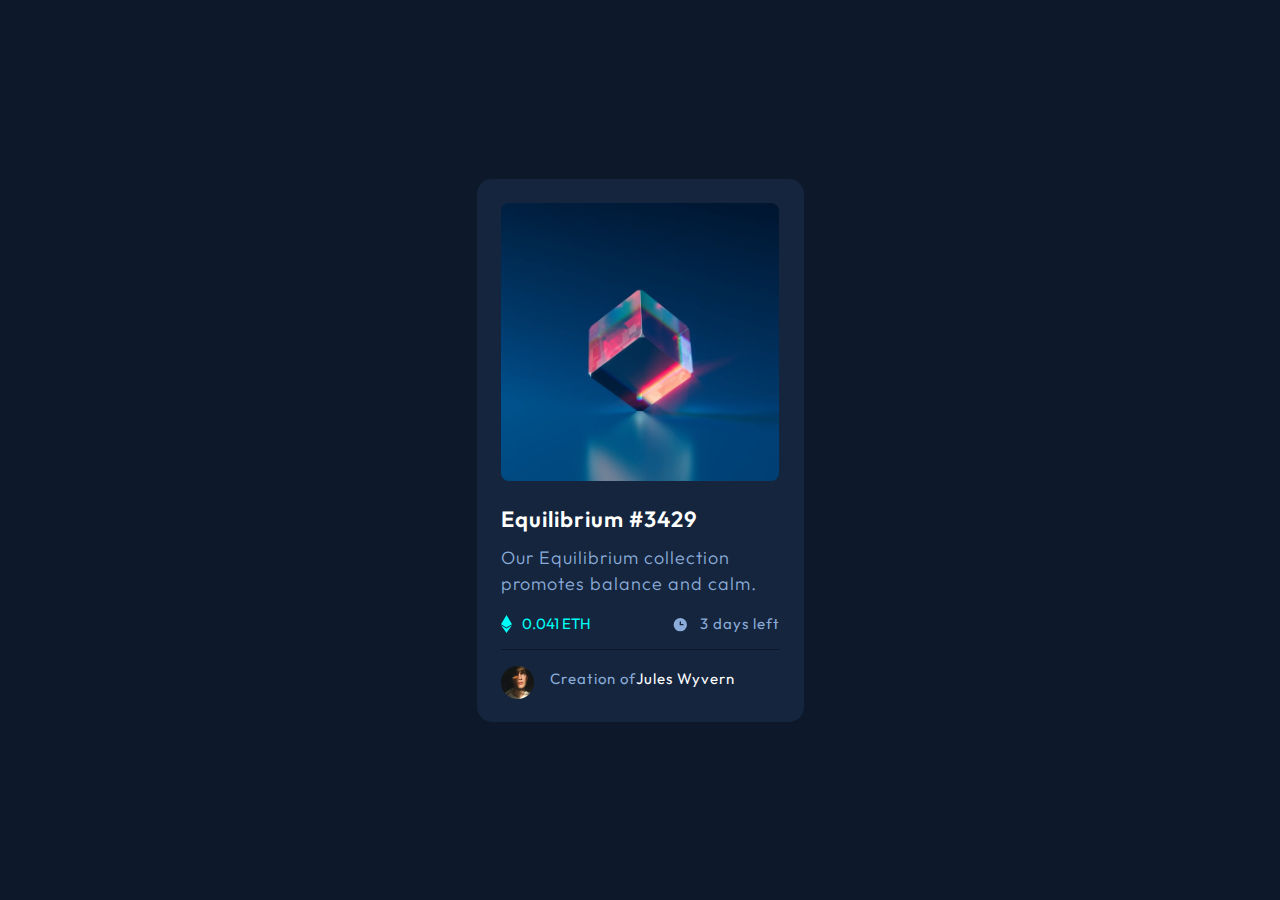
<file: NFT-card/index.html>
<!DOCTYPE html>
<html lang="en">
<head>
    <meta charset="UTF-8">
    <meta http-equiv="X-UA-Compatible" content="IE=edge">
    <meta name="viewport" content="width=device-width, initial-scale=1.0">
    <link rel="icon" href="./images/favicon-32x32.png">
    <linK rel="stylesheet" href="./styles/main.css">
    <title>NFT card</title>
</head>
<body>
    <div class="card">
        <img src="./images/image-equilibrium.jpg" alt="NFT image">
        <h3>Equilibrium #3429</h3>
        <p class="text-soft">Our Equilibrium collection promotes balance and calm.</p>
        <div class="middle-container">
            <div>
                <svg width="11" height="18" xmlns="http://www.w3.org/2000/svg"><path d="M11 10.216 5.5 18 0 10.216l5.5 3.263 5.5-3.262ZM5.5 0l5.496 9.169L5.5 12.43 0 9.17 5.5 0Z" fill="#00FFF8"/></svg>
                <span class="currency">0.041 ETH</span>
            </div>
            <div>
                <svg width="17" height="17" xmlns="http://www.w3.org/2000/svg"><path d="M8.305 2.007a6.667 6.667 0 1 0 0 13.334 6.667 6.667 0 0 0 0-13.334Zm2.667 7.334H8.305a.667.667 0 0 1-.667-.667V6.007a.667.667 0 0 1 1.334 0v2h2a.667.667 0 0 1 0 1.334Z" fill="#8BACD9"/></svg>
                <span class="text-soft">3 days left</span>
            </div>
        </div>
        <div class="bottom-container">
            <img src="./images/image-avatar.png" alt="Photo of the author">
            <p class="text-soft">Creation of<span class="active">Jules Wyvern</span></p>
        </div>
    </div>
</body>
</html>
</file>
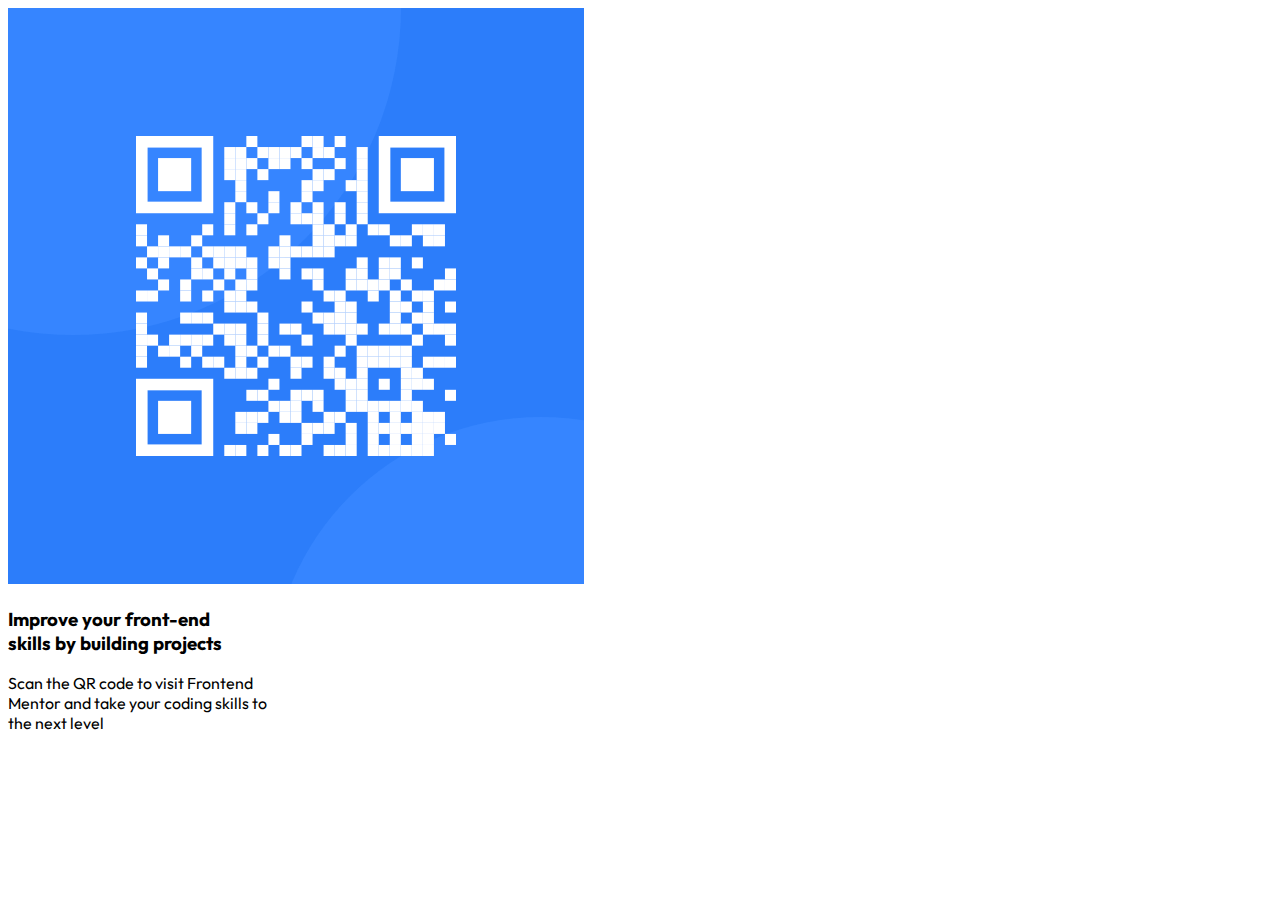
<file: QR-code/index.html>
<!DOCTYPE html>
<html lang="en">
<head>
    <meta charset="UTF-8">
    <meta http-equiv="X-UA-Compatible" content="IE=edge">
    <meta name="viewport" content="width=device-width, initial-scale=1.0">
    <link href="./styles/styles.css" rel="stylesheet">
    <link rel="icon" href="./images/favicon-32x32.png">
    <title>QR code</title>
</head>
<body>
    <div class="container">
        <img src="./images/image-qr-code.png" alt="QR code">
        <h3>Improve your front-end <br> skills by building projects</h3>
        <p>Scan the QR code to visit Frontend <br> Mentor and take your coding skills to <br> the next level</p>
    </div>
</body>
</html>
</file>
<file: NFT-card/styles/main.css>
/*
==========================
Font Family
==========================
*/
@font-face {
    font-family: "Outfit";
    src: url("../fonts/Outfit-VariableFont_wght.ttf");
}


/*
=========================
Reset css
=========================
*/

*,
*::after,
*::before {
    box-sizing: border-box;
    font-family: "Outfit", sans-serif;
}


html {
    font-size: 16px;
}



/*
=========================
Default(Mobile workflow) css
=========================
*/

.text-soft {
    color: rgba(139, 172, 217, 1);
    font-weight: 300;
    letter-spacing: 1px;
}

body {
    height: 100vh;
    background-color: hsl(217, 54%, 11%);
    display: flex;
    justify-content: center;
    align-items: center;
    margin: 0;
}

.card {
    width: 327px;
    height: 543px;
    padding: 24px;
    background-color: hsl(216, 50%, 16%);
    border-radius: 15px;
}

.card img {
    display: block;
    width: 278px;
    height: 278px;
    border-radius: 8px;
}

.card h3 {
    font-size: 1.375rem;
    color: rgba(255, 255, 255, 1);
    margin: 24px 1px 0 0;
    font-weight: 600;
    letter-spacing: 1px;
}

.card p {
    font-size: 1.125rem;
    line-height: 1.625rem;
    margin: 12px 1px 16px 0;
    
}

.middle-container {
    display: flex;
    justify-content: space-between;
    border-bottom: 1px solid hsl(217, 54%, 11%);
    padding-bottom: 16px;
    margin-bottom: 16px;
}

.middle-container span {
    font-size: 15px;
    font-weight: 400;
}

.middle-container svg {
    margin-right: 7.7px;
    vertical-align: sub;
}

.currency {
    color: hsl(178, 100%, 50%);
}


.bottom-container img {
    width: 33px;
    height: 33px;
    float: left;
    margin-right: 16px;
}

.bottom-container p {
    vertical-align: sub;
    font-size: 15px;
    font-weight: 400;
}
.bottom-container span {
    color: rgba(255, 255, 255, 1);
}
</file>
<file: QR-code/styles/styles.css>
/*
================================
Font Family
================================
*/

@font-face {
    font-family: 'Outfit';
    src: url("../fonts/Outfit-VariableFont_wght.ttf");
}

/*
====================
====================
*/



/*
================================
CSS Reset
================================
*/
*,
*::after,
*::before {
    box-sizing: border-box;
    font-family: "Outfit", sans-serif;
}

html {
    font-size: 16px;
}

/*
====================
====================
*/
</file>
